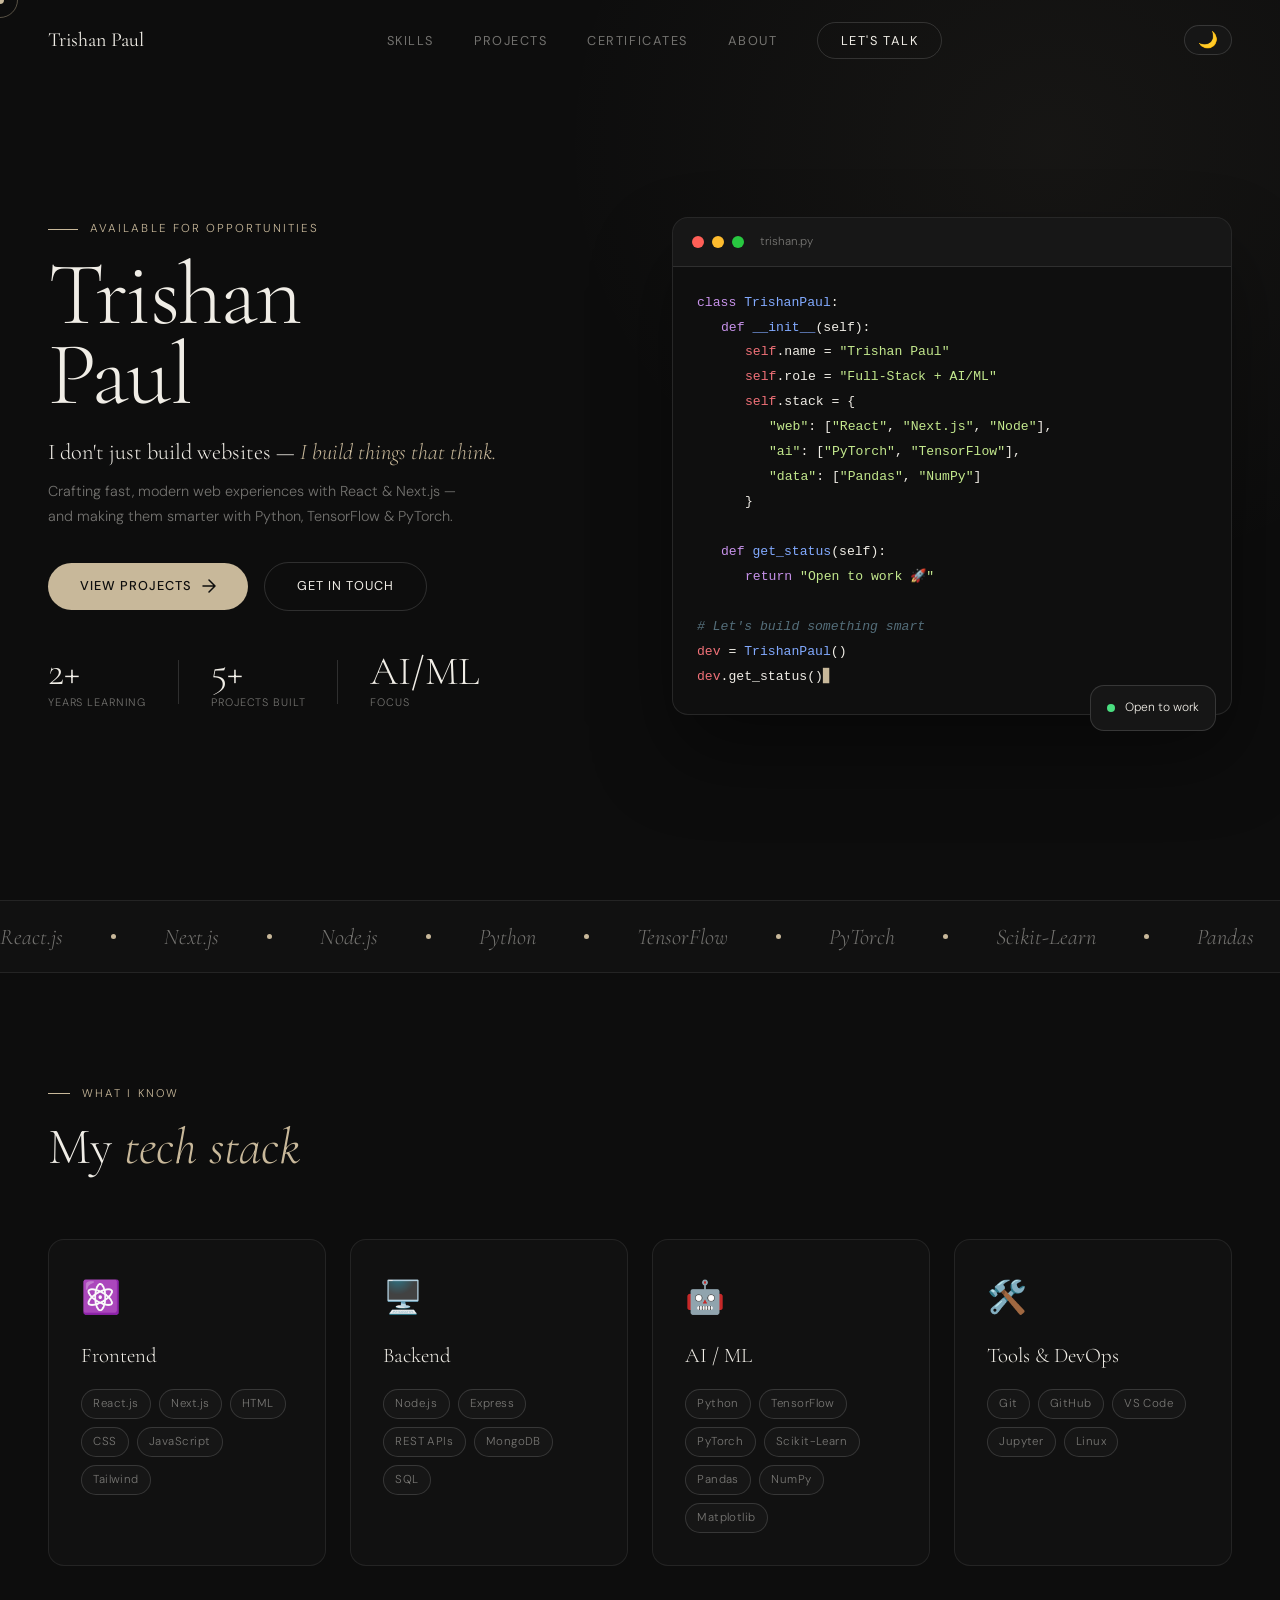
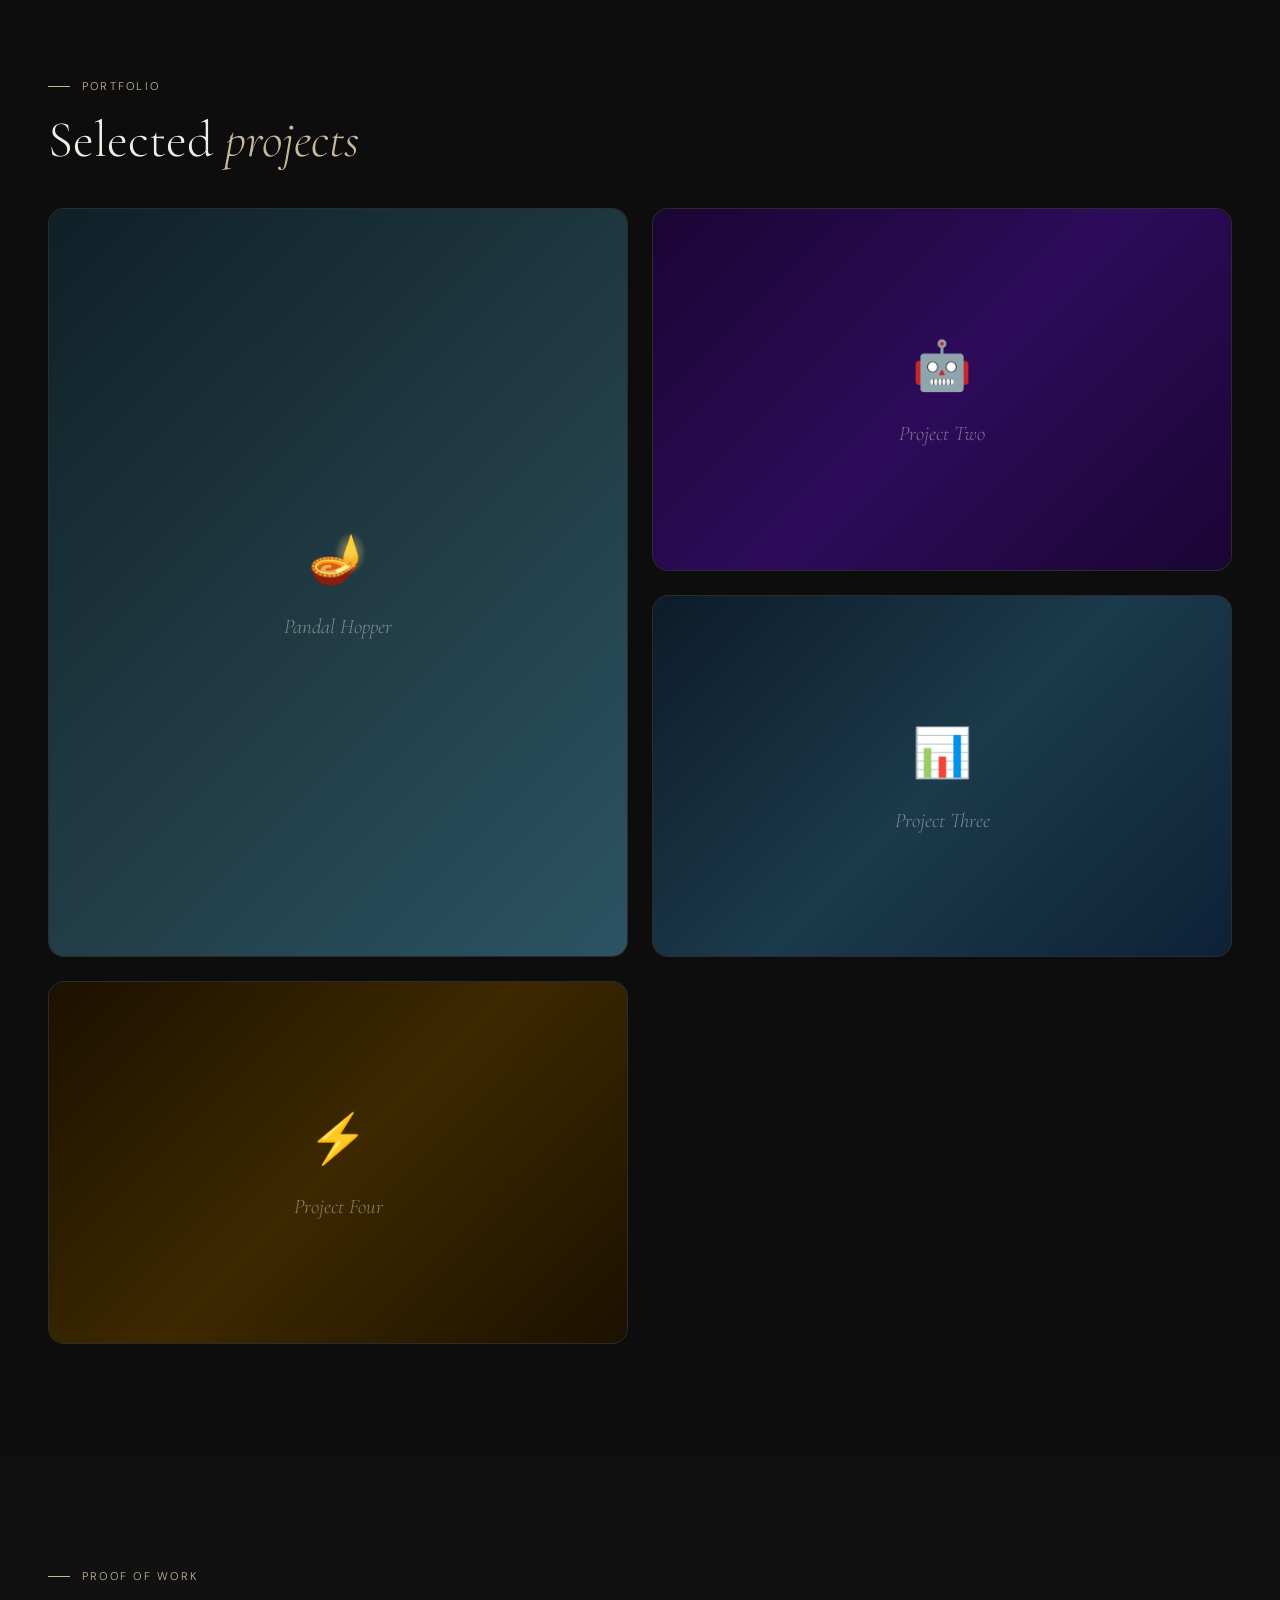
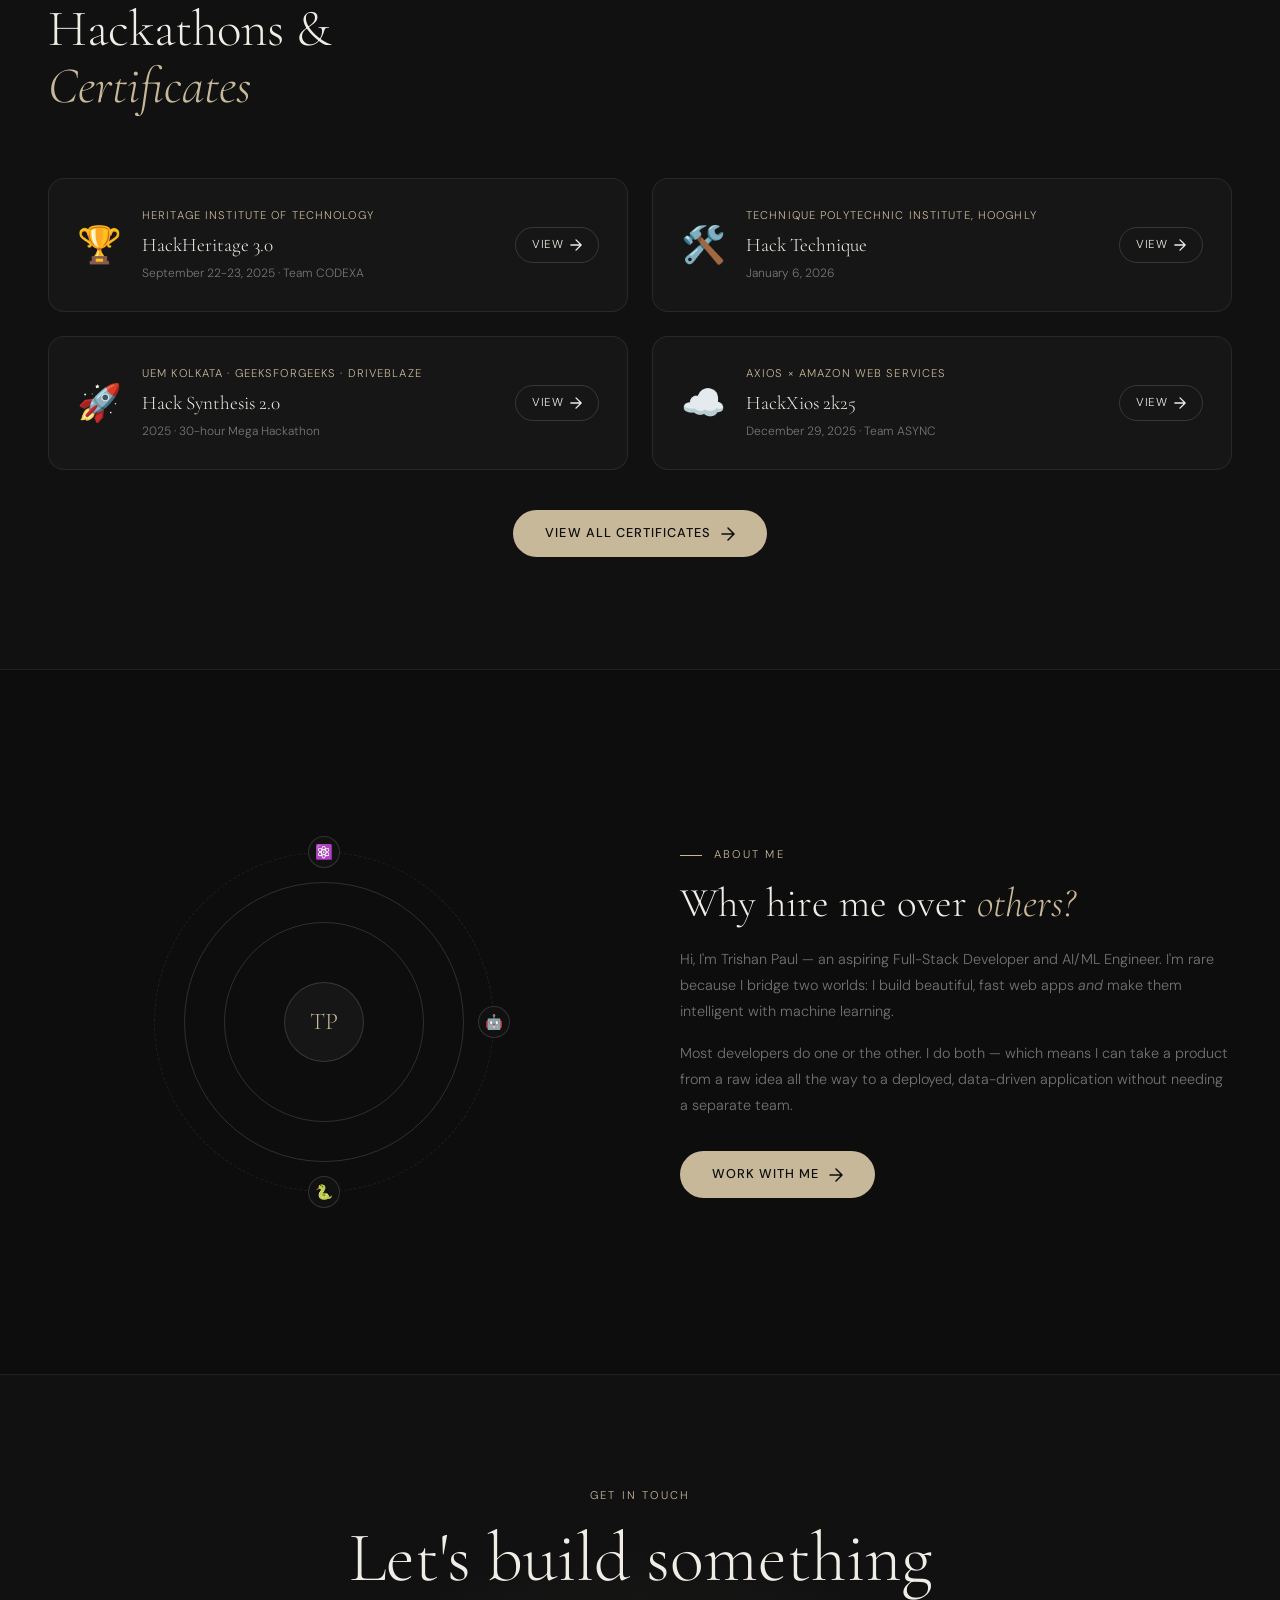
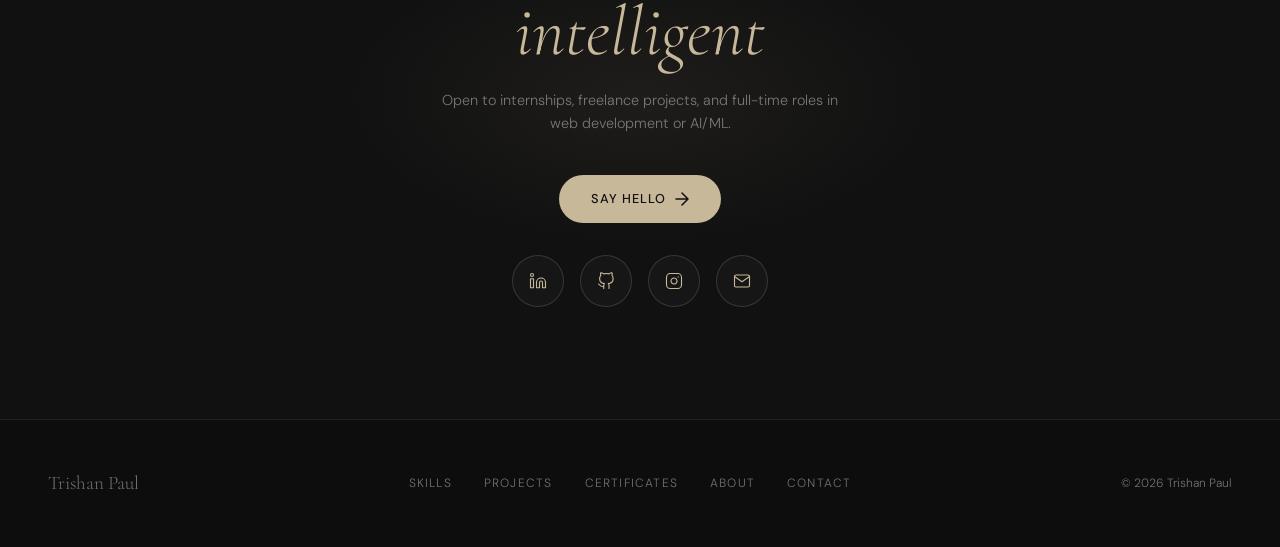
<file: index.html>
<!DOCTYPE html>
<html lang="en" data-theme="dark">
<head>
  <meta charset="UTF-8">
  <meta name="viewport" content="width=device-width, initial-scale=1.0">
  <title>Trishan Paul — Full-Stack & AI/ML Developer</title>
  <link rel="preconnect" href="https://fonts.googleapis.com">
  <link href="https://fonts.googleapis.com/css2?family=Cormorant+Garamond:ital,wght@0,300;0,400;0,600;1,300;1,400&family=DM+Sans:wght@300;400;500&display=swap" rel="stylesheet">
  <link rel="stylesheet" href="style.css">
</head>
<body>

  <div class="cursor" id="cursor"></div>
  <div class="cursor-ring" id="cursorRing"></div>

  <!-- ─── Nav ─── -->
  <nav id="nav">
    <a href="#" class="nav-logo">Trishan Paul</a>
    <ul class="nav-links" id="navLinks">
      <li><a href="#skills" onclick="closeMenu()">Skills</a></li>
      <li><a href="#work" onclick="closeMenu()">Projects</a></li>
      <li><a href="#certificates" onclick="closeMenu()">Certificates</a></li>
      <li><a href="#about" onclick="closeMenu()">About</a></li>
      <li><a href="#contact" class="nav-cta" onclick="closeMenu()">Let's talk</a></li>
    </ul>
    <div class="nav-right">
      <button class="theme-toggle" id="themeToggle" aria-label="Toggle theme">
        <span class="theme-icon dark-icon">🌙</span>
        <span class="theme-icon light-icon">☀️</span>
      </button>
      <button class="hamburger" id="hamburger" aria-label="Toggle menu">
        <span></span><span></span><span></span>
      </button>
    </div>
  </nav>
  <div class="nav-overlay" id="navOverlay" onclick="closeMenu()"></div>

  <!-- ─── Hero ─── -->
  <section class="hero" id="home">
    <div class="hero-content">
      <div class="hero-label reveal">Available for Opportunities</div>
      <h1 class="hero-title reveal reveal-delay-1">
        Trishan<br>Paul
      </h1>
      <p class="hero-tagline reveal reveal-delay-2">
        I don't just build websites — <em>I build things that think.</em>
      </p>
      <p class="hero-desc reveal reveal-delay-2">
        Crafting fast, modern web experiences with React & Next.js — and making them smarter with Python, TensorFlow & PyTorch.
      </p>
      <div class="hero-btns reveal reveal-delay-3">
        <a href="#work" class="btn-primary">
          View Projects
          <svg viewBox="0 0 14 14" fill="none"><path d="M1 7h12M7 1l6 6-6 6" stroke="currentColor" stroke-width="1.5" stroke-linecap="round" stroke-linejoin="round"/></svg>
        </a>
        <a href="#contact" class="btn-secondary">Get in touch</a>
      </div>
      <div class="hero-stats reveal reveal-delay-4">
        <div>
          <div class="stat-num">2+</div>
          <div class="stat-label">Years Learning</div>
        </div>
        <div class="stat-sep"></div>
        <div>
          <div class="stat-num">5+</div>
          <div class="stat-label">Projects Built</div>
        </div>
        <div class="stat-sep"></div>
        <div>
          <div class="stat-num">AI/ML</div>
          <div class="stat-label">Focus</div>
        </div>
      </div>
    </div>

    <!-- Animated Code Window -->
    <div class="hero-visual reveal reveal-delay-2">
      <div class="code-window">
        <div class="code-header">
          <span class="dot red"></span>
          <span class="dot yellow"></span>
          <span class="dot green"></span>
          <span class="code-filename">trishan.py</span>
        </div>
        <div class="code-body">
          <div class="code-line"><span class="kw">class</span> <span class="cls">TrishanPaul</span>:</div>
          <div class="code-line indent"><span class="kw">def</span> <span class="fn">__init__</span>(self):</div>
          <div class="code-line indent2"><span class="var">self</span>.name = <span class="str">"Trishan Paul"</span></div>
          <div class="code-line indent2"><span class="var">self</span>.role = <span class="str">"Full-Stack + AI/ML"</span></div>
          <div class="code-line indent2"><span class="var">self</span>.stack = {</div>
          <div class="code-line indent3"><span class="str">"web"</span>: [<span class="str">"React"</span>, <span class="str">"Next.js"</span>, <span class="str">"Node"</span>],</div>
          <div class="code-line indent3"><span class="str">"ai"</span>: [<span class="str">"PyTorch"</span>, <span class="str">"TensorFlow"</span>],</div>
          <div class="code-line indent3"><span class="str">"data"</span>: [<span class="str">"Pandas"</span>, <span class="str">"NumPy"</span>]</div>
          <div class="code-line indent2">}</div>
          <div class="code-line">&nbsp;</div>
          <div class="code-line indent"><span class="kw">def</span> <span class="fn">get_status</span>(self):</div>
          <div class="code-line indent2"><span class="kw">return</span> <span class="str">"Open to work 🚀"</span></div>
          <div class="code-line">&nbsp;</div>
          <div class="code-line"><span class="cm"># Let's build something smart</span></div>
          <div class="code-line"><span class="var">dev</span> = <span class="cls">TrishanPaul</span>()</div>
          <div class="code-line"><span class="var">dev</span>.get_status()<span class="cursor-blink">▋</span></div>
        </div>
      </div>
      <div class="hero-badge">
        <div class="badge-dot"></div>
        <div class="badge-text">Open to work</div>
      </div>
    </div>
  </section>

  <!-- ─── Marquee ─── -->
  <div class="marquee-wrap">
    <div class="marquee-track">
      <div class="marquee-item">React.js <span class="marquee-dot"></span></div>
      <div class="marquee-item">Next.js <span class="marquee-dot"></span></div>
      <div class="marquee-item">Node.js <span class="marquee-dot"></span></div>
      <div class="marquee-item">Python <span class="marquee-dot"></span></div>
      <div class="marquee-item">TensorFlow <span class="marquee-dot"></span></div>
      <div class="marquee-item">PyTorch <span class="marquee-dot"></span></div>
      <div class="marquee-item">Scikit-Learn <span class="marquee-dot"></span></div>
      <div class="marquee-item">Pandas <span class="marquee-dot"></span></div>
      <div class="marquee-item">NumPy <span class="marquee-dot"></span></div>
      <div class="marquee-item">React.js <span class="marquee-dot"></span></div>
      <div class="marquee-item">Next.js <span class="marquee-dot"></span></div>
      <div class="marquee-item">Node.js <span class="marquee-dot"></span></div>
      <div class="marquee-item">Python <span class="marquee-dot"></span></div>
      <div class="marquee-item">TensorFlow <span class="marquee-dot"></span></div>
      <div class="marquee-item">PyTorch <span class="marquee-dot"></span></div>
      <div class="marquee-item">Scikit-Learn <span class="marquee-dot"></span></div>
      <div class="marquee-item">Pandas <span class="marquee-dot"></span></div>
      <div class="marquee-item">NumPy <span class="marquee-dot"></span></div>
    </div>
  </div>

  <!-- ─── Skills ─── -->
  <section id="skills">
    <div class="section-tag reveal">What I know</div>
    <h2 class="section-title reveal reveal-delay-1">My <em>tech stack</em></h2>
    <div class="skills-grid">
      <div class="skill-card reveal">
        <div class="skill-icon">⚛️</div>
        <div class="skill-category">Frontend</div>
        <div class="skill-tags">
          <span>React.js</span><span>Next.js</span><span>HTML</span><span>CSS</span><span>JavaScript</span><span>Tailwind</span>
        </div>
      </div>
      <div class="skill-card reveal reveal-delay-1">
        <div class="skill-icon">🖥️</div>
        <div class="skill-category">Backend</div>
        <div class="skill-tags">
          <span>Node.js</span><span>Express</span><span>REST APIs</span><span>MongoDB</span><span>SQL</span>
        </div>
      </div>
      <div class="skill-card reveal reveal-delay-2">
        <div class="skill-icon">🤖</div>
        <div class="skill-category">AI / ML</div>
        <div class="skill-tags">
          <span>Python</span><span>TensorFlow</span><span>PyTorch</span><span>Scikit-Learn</span><span>Pandas</span><span>NumPy</span><span>Matplotlib</span>
        </div>
      </div>
      <div class="skill-card reveal reveal-delay-3">
        <div class="skill-icon">🛠️</div>
        <div class="skill-category">Tools & DevOps</div>
        <div class="skill-tags">
          <span>Git</span><span>GitHub</span><span>VS Code</span><span>Jupyter</span><span>Linux</span>
        </div>
      </div>
    </div>
  </section>

  <!-- ─── Projects ─── -->
  <section id="work" style="padding-top: 0;">
    <div class="work-header">
      <div>
        <div class="section-tag reveal">Portfolio</div>
        <h2 class="section-title reveal reveal-delay-1" style="margin-bottom: 0;">Selected <em>projects</em></h2>
      </div>
    </div>
    <div class="work-grid">
      <div class="work-card reveal">
        <div class="work-placeholder wc1">
          <div class="work-placeholder-inner"><div class="wp-icon">🪔</div><div class="wp-title">Pandal Hopper</div></div>
        </div>
        <div class="work-overlay">
          <div class="work-meta">
            <div class="work-cat">Next.js · TypeScript · MapLibre · Firebase</div>
            <div class="work-name">Pandal Hopper</div>
            <p class="work-desc">A Durga Puja pandal planner for Kolkata. It shows pandals on a map, picks the nearest next one, plans a walking route, and lets you save food spots and share your trail. Works in English and Bengali and can be installed as an app.</p>
            <div class="work-btns">
              <a href="https://github.com/trishanpaul25/pandal-hopper" class="work-btn" target="_blank">
                <svg viewBox="0 0 24 24" fill="none" stroke="currentColor" stroke-width="2"><path d="M9 19c-5 1.5-5-2.5-7-3m14 6v-3.87a3.37 3.37 0 0 0-.94-2.61c3.14-.35 6.44-1.54 6.44-7A5.44 5.44 0 0 0 20 4.77 5.07 5.07 0 0 0 19.91 1S18.73.65 16 2.48a13.38 13.38 0 0 0-7 0C6.27.65 5.09 1 5.09 1A5.07 5.07 0 0 0 5 4.77a5.44 5.44 0 0 0-1.5 3.78c0 5.42 3.3 6.61 6.44 7A3.37 3.37 0 0 0 9 18.13V22"/></svg>
                GitHub
              </a>
              <a href="https://pandal-hopper-iota.vercel.app/" class="work-btn work-btn-primary" target="_blank">
                <svg viewBox="0 0 24 24" fill="none" stroke="currentColor" stroke-width="2"><path d="M18 13v6a2 2 0 0 1-2 2H5a2 2 0 0 1-2-2V8a2 2 0 0 1 2-2h6"/><polyline points="15 3 21 3 21 9"/><line x1="10" y1="14" x2="21" y2="3"/></svg>
                Live Demo
              </a>
            </div>
          </div>
        </div>
      </div>
      <div class="work-card reveal reveal-delay-1">
        <div class="work-placeholder wc2">
          <div class="work-placeholder-inner"><div class="wp-icon">🤖</div><div class="wp-title">Project Two</div></div>
        </div>
        <div class="work-overlay">
          <div class="work-meta">
            <div class="work-cat">Python · TensorFlow</div>
            <div class="work-name">Project Two</div>
            <p class="work-desc">Add your project description here.</p>
            <div class="work-btns">
              <a href="#" class="work-btn" target="_blank">
                <svg viewBox="0 0 24 24" fill="none" stroke="currentColor" stroke-width="2"><path d="M9 19c-5 1.5-5-2.5-7-3m14 6v-3.87a3.37 3.37 0 0 0-.94-2.61c3.14-.35 6.44-1.54 6.44-7A5.44 5.44 0 0 0 20 4.77 5.07 5.07 0 0 0 19.91 1S18.73.65 16 2.48a13.38 13.38 0 0 0-7 0C6.27.65 5.09 1 5.09 1A5.07 5.07 0 0 0 5 4.77a5.44 5.44 0 0 0-1.5 3.78c0 5.42 3.3 6.61 6.44 7A3.37 3.37 0 0 0 9 18.13V22"/></svg>
                GitHub
              </a>
              <a href="#" class="work-btn work-btn-primary" target="_blank">
                <svg viewBox="0 0 24 24" fill="none" stroke="currentColor" stroke-width="2"><path d="M18 13v6a2 2 0 0 1-2 2H5a2 2 0 0 1-2-2V8a2 2 0 0 1 2-2h6"/><polyline points="15 3 21 3 21 9"/><line x1="10" y1="14" x2="21" y2="3"/></svg>
                Live Demo
              </a>
            </div>
          </div>
        </div>
      </div>
      <div class="work-card reveal reveal-delay-2">
        <div class="work-placeholder wc3">
          <div class="work-placeholder-inner"><div class="wp-icon">📊</div><div class="wp-title">Project Three</div></div>
        </div>
        <div class="work-overlay">
          <div class="work-meta">
            <div class="work-cat">Python · Pandas · ML</div>
            <div class="work-name">Project Three</div>
            <p class="work-desc">Add your project description here.</p>
            <div class="work-btns">
              <a href="#" class="work-btn" target="_blank">
                <svg viewBox="0 0 24 24" fill="none" stroke="currentColor" stroke-width="2"><path d="M9 19c-5 1.5-5-2.5-7-3m14 6v-3.87a3.37 3.37 0 0 0-.94-2.61c3.14-.35 6.44-1.54 6.44-7A5.44 5.44 0 0 0 20 4.77 5.07 5.07 0 0 0 19.91 1S18.73.65 16 2.48a13.38 13.38 0 0 0-7 0C6.27.65 5.09 1 5.09 1A5.07 5.07 0 0 0 5 4.77a5.44 5.44 0 0 0-1.5 3.78c0 5.42 3.3 6.61 6.44 7A3.37 3.37 0 0 0 9 18.13V22"/></svg>
                GitHub
              </a>
              <a href="#" class="work-btn work-btn-primary" target="_blank">
                <svg viewBox="0 0 24 24" fill="none" stroke="currentColor" stroke-width="2"><path d="M18 13v6a2 2 0 0 1-2 2H5a2 2 0 0 1-2-2V8a2 2 0 0 1 2-2h6"/><polyline points="15 3 21 3 21 9"/><line x1="10" y1="14" x2="21" y2="3"/></svg>
                Live Demo
              </a>
            </div>
          </div>
        </div>
      </div>
      <div class="work-card reveal reveal-delay-3">
        <div class="work-placeholder wc4">
          <div class="work-placeholder-inner"><div class="wp-icon">⚡</div><div class="wp-title">Project Four</div></div>
        </div>
        <div class="work-overlay">
          <div class="work-meta">
            <div class="work-cat">Next.js · Node.js</div>
            <div class="work-name">Project Four</div>
            <p class="work-desc">Add your project description here.</p>
            <div class="work-btns">
              <a href="#" class="work-btn" target="_blank">
                <svg viewBox="0 0 24 24" fill="none" stroke="currentColor" stroke-width="2"><path d="M9 19c-5 1.5-5-2.5-7-3m14 6v-3.87a3.37 3.37 0 0 0-.94-2.61c3.14-.35 6.44-1.54 6.44-7A5.44 5.44 0 0 0 20 4.77 5.07 5.07 0 0 0 19.91 1S18.73.65 16 2.48a13.38 13.38 0 0 0-7 0C6.27.65 5.09 1 5.09 1A5.07 5.07 0 0 0 5 4.77a5.44 5.44 0 0 0-1.5 3.78c0 5.42 3.3 6.61 6.44 7A3.37 3.37 0 0 0 9 18.13V22"/></svg>
                GitHub
              </a>
              <a href="#" class="work-btn work-btn-primary" target="_blank">
                <svg viewBox="0 0 24 24" fill="none" stroke="currentColor" stroke-width="2"><path d="M18 13v6a2 2 0 0 1-2 2H5a2 2 0 0 1-2-2V8a2 2 0 0 1 2-2h6"/><polyline points="15 3 21 3 21 9"/><line x1="10" y1="14" x2="21" y2="3"/></svg>
                Live Demo
              </a>
            </div>
          </div>
        </div>
      </div>
    </div>
  </section>

  <!-- ─── Certificates ─── -->
  <section id="certificates" class="process-section">
    <div class="section-tag reveal">Proof of work</div>
    <h2 class="section-title reveal reveal-delay-1">Hackathons &amp; <em>Certificates</em></h2>
    <div class="cert-grid">
      <div class="cert-card reveal">
        <div class="cert-icon">🏆</div>
        <div class="cert-body">
          <div class="cert-issuer">Heritage Institute of Technology</div>
          <div class="cert-name">HackHeritage 3.0</div>
          <div class="cert-date">September 22-23, 2025 · Team CODEXA</div>
        </div>
        <a href="certificates.html" class="cert-link">View <svg viewBox="0 0 14 14" fill="none"><path d="M1 7h12M7 1l6 6-6 6" stroke="currentColor" stroke-width="1.5" stroke-linecap="round" stroke-linejoin="round"/></svg></a>
      </div>
      <div class="cert-card reveal reveal-delay-1">
        <div class="cert-icon">🛠️</div>
        <div class="cert-body">
          <div class="cert-issuer">Technique Polytechnic Institute, Hooghly</div>
          <div class="cert-name">Hack Technique</div>
          <div class="cert-date">January 6, 2026</div>
        </div>
        <a href="certificates.html" class="cert-link">View <svg viewBox="0 0 14 14" fill="none"><path d="M1 7h12M7 1l6 6-6 6" stroke="currentColor" stroke-width="1.5" stroke-linecap="round" stroke-linejoin="round"/></svg></a>
      </div>
      <div class="cert-card reveal reveal-delay-2">
        <div class="cert-icon">🚀</div>
        <div class="cert-body">
          <div class="cert-issuer">UEM Kolkata · GeeksForGeeks · DriveBlaze</div>
          <div class="cert-name">Hack Synthesis 2.0</div>
          <div class="cert-date">2025 · 30-hour Mega Hackathon</div>
        </div>
        <a href="certificates.html" class="cert-link">View <svg viewBox="0 0 14 14" fill="none"><path d="M1 7h12M7 1l6 6-6 6" stroke="currentColor" stroke-width="1.5" stroke-linecap="round" stroke-linejoin="round"/></svg></a>
      </div>
      <div class="cert-card reveal reveal-delay-3">
        <div class="cert-icon">☁️</div>
        <div class="cert-body">
          <div class="cert-issuer">AXIOS × Amazon Web Services</div>
          <div class="cert-name">HackXios 2k25</div>
          <div class="cert-date">December 29, 2025 · Team ASYNC</div>
        </div>
        <a href="certificates.html" class="cert-link">View <svg viewBox="0 0 14 14" fill="none"><path d="M1 7h12M7 1l6 6-6 6" stroke="currentColor" stroke-width="1.5" stroke-linecap="round" stroke-linejoin="round"/></svg></a>
      </div>
    </div>
    <div style="text-align:center; margin-top: 2.5rem;" class="reveal">
      <a href="certificates.html" class="btn-primary">View all certificates <svg viewBox="0 0 14 14" fill="none"><path d="M1 7h12M7 1l6 6-6 6" stroke="currentColor" stroke-width="1.5" stroke-linecap="round" stroke-linejoin="round"/></svg></a>
    </div>
  </section>

  <!-- ─── About ─── -->
  <section id="about" class="about-band">
    <div class="about-img-side reveal">
      <div class="about-visual">
        <div class="av-ring av-ring1"></div>
        <div class="av-ring av-ring2"></div>
        <div class="av-ring av-ring3"></div>
        <div class="av-center">TP</div>
        <div class="av-orbit av-orbit1"><div class="av-planet">⚛️</div></div>
        <div class="av-orbit av-orbit2"><div class="av-planet">🤖</div></div>
        <div class="av-orbit av-orbit3"><div class="av-planet">🐍</div></div>
      </div>
    </div>
    <div>
      <div class="section-tag reveal">About me</div>
      <h2 class="about-large reveal reveal-delay-1">Why hire me over <em>others?</em></h2>
      <p class="about-body reveal reveal-delay-2">
        Hi, I'm Trishan Paul — an aspiring Full-Stack Developer and AI/ML Engineer. I'm rare because I bridge two worlds: I build beautiful, fast web apps <em>and</em> make them intelligent with machine learning.
      </p>
      <p class="about-body reveal reveal-delay-2" style="margin-bottom: 2rem;">
        Most developers do one or the other. I do both — which means I can take a product from a raw idea all the way to a deployed, data-driven application without needing a separate team.
      </p>
      <a href="#contact" class="btn-primary reveal reveal-delay-3">
        Work with me
        <svg viewBox="0 0 14 14" fill="none"><path d="M1 7h12M7 1l6 6-6 6" stroke="currentColor" stroke-width="1.5" stroke-linecap="round" stroke-linejoin="round"/></svg>
      </a>
    </div>
  </section>

  <!-- ─── CTA ─── -->
  <section id="contact" class="cta-section">
    <div class="section-tag reveal">Get in touch</div>
    <h2 class="cta-title reveal reveal-delay-1">Let's build something<br><em>intelligent</em></h2>
    <p class="cta-sub reveal reveal-delay-2">Open to internships, freelance projects, and full-time roles in web development or AI/ML.</p>
    <a href="mailto:trishanpaul25@gmail.com" class="btn-primary reveal reveal-delay-3">
      Say Hello
      <svg viewBox="0 0 14 14" fill="none"><path d="M1 7h12M7 1l6 6-6 6" stroke="currentColor" stroke-width="1.5" stroke-linecap="round" stroke-linejoin="round"/></svg>
    </a>
    <div class="social-icons reveal reveal-delay-4">
      <a href="https://www.linkedin.com/in/trishan-paul-0497b428b?utm_source=share_via&utm_content=profile&utm_medium=member_android" target="_blank" class="social-icon" aria-label="LinkedIn">
        <svg viewBox="0 0 24 24" fill="none" stroke="currentColor" stroke-width="1.5" stroke-linecap="round" stroke-linejoin="round"><path d="M16 8a6 6 0 0 1 6 6v7h-4v-7a2 2 0 0 0-2-2 2 2 0 0 0-2 2v7h-4v-7a6 6 0 0 1 6-6z"/><rect x="2" y="9" width="4" height="12"/><circle cx="4" cy="4" r="2"/></svg>
      </a>
      <a href="https://github.com/trishanpaul25" target="_blank" class="social-icon" aria-label="GitHub">
        <svg viewBox="0 0 24 24" fill="none" stroke="currentColor" stroke-width="1.5" stroke-linecap="round" stroke-linejoin="round"><path d="M9 19c-5 1.5-5-2.5-7-3m14 6v-3.87a3.37 3.37 0 0 0-.94-2.61c3.14-.35 6.44-1.54 6.44-7A5.44 5.44 0 0 0 20 4.77 5.07 5.07 0 0 0 19.91 1S18.73.65 16 2.48a13.38 13.38 0 0 0-7 0C6.27.65 5.09 1 5.09 1A5.07 5.07 0 0 0 5 4.77a5.44 5.44 0 0 0-1.5 3.78c0 5.42 3.3 6.61 6.44 7A3.37 3.37 0 0 0 9 18.13V22"/></svg>
      </a>
      <a href="https://www.instagram.com/trished_25?igsh=MWVkbWNlbHVlOWZhaA==" target="_blank" class="social-icon" aria-label="Instagram">
        <svg viewBox="0 0 24 24" fill="none" stroke="currentColor" stroke-width="1.5" stroke-linecap="round" stroke-linejoin="round"><rect x="2" y="2" width="20" height="20" rx="5" ry="5"/><path d="M16 11.37A4 4 0 1 1 12.63 8 4 4 0 0 1 16 11.37z"/><line x1="17.5" y1="6.5" x2="17.51" y2="6.5"/></svg>
      </a>
      <a href="mailto:trishanpaul25@gmail.com" class="social-icon" aria-label="Gmail">
        <svg viewBox="0 0 24 24" fill="none" stroke="currentColor" stroke-width="1.5" stroke-linecap="round" stroke-linejoin="round"><path d="M4 4h16c1.1 0 2 .9 2 2v12c0 1.1-.9 2-2 2H4c-1.1 0-2-.9-2-2V6c0-1.1.9-2 2-2z"/><polyline points="22,6 12,13 2,6"/></svg>
      </a>
    </div>
  </section>

  <!-- ─── Footer ─── -->
  <footer>
    <div class="footer-logo">Trishan Paul</div>
    <div class="footer-links">
      <a href="#skills">Skills</a>
      <a href="#work">Projects</a>
      <a href="#certificates">Certificates</a>
      <a href="#about">About</a>
      <a href="#contact">Contact</a>
    </div>
    <div class="footer-copy">© 2026 Trishan Paul</div>
  </footer>

  <script src="script.js"></script>
</body>
</html>
</file>
<file: style.css>
*, *::before, *::after { box-sizing: border-box; margin: 0; padding: 0; }

/* ─── DARK THEME (default) ─── */
:root {
  --bg: #0d0d0d;
  --bg2: #111111;
  --bg3: #161616;
  --card: #1a1a1a;
  --border: rgba(255,255,255,0.08);
  --border2: rgba(255,255,255,0.14);
  --text: #f0ede6;
  --muted: rgba(240,237,230,0.45);
  --accent: #c8b89a;
  --accent2: #e8dcc8;
  --code-bg: #0f0f0f;
  --code-border: rgba(255,255,255,0.1);
  --serif: 'Cormorant Garamond', Georgia, serif;
  --sans: 'DM Sans', sans-serif;
}

/* ─── LIGHT THEME ─── */
[data-theme="light"] {
  --bg: #f5f2ee;
  --bg2: #edeae4;
  --bg3: #e4e0d8;
  --card: #ddd9d0;
  --border: rgba(0,0,0,0.08);
  --border2: rgba(0,0,0,0.15);
  --text: #1a1a1a;
  --muted: rgba(26,26,26,0.5);
  --accent: #8b6f47;
  --accent2: #6b5035;
  --code-bg: #e8e4dc;
  --code-border: rgba(0,0,0,0.12);
}

html { scroll-behavior: smooth; }

body {
  background: var(--bg);
  color: var(--text);
  font-family: var(--sans);
  font-weight: 300;
  line-height: 1.6;
  overflow-x: hidden;
  cursor: auto;
  transition: background 0.3s, color 0.3s;
}
@media (hover: hover) and (pointer: fine) {
  body { cursor: none; }
}

/* ─── Cursor (desktop only) ─── */
.cursor, .cursor-ring { display: none; }
@media (hover: hover) and (pointer: fine) {
  .cursor {
    display: block;
    width: 8px; height: 8px;
    background: var(--accent);
    border-radius: 50%;
    position: fixed; top: 0; left: 0;
    pointer-events: none; z-index: 9999;
    transition: transform 0.15s ease, width 0.3s, height 0.3s;
    transform: translate(-50%, -50%);
  }
  .cursor-ring {
    display: block;
    width: 36px; height: 36px;
    border: 1px solid rgba(200,184,154,0.4);
    border-radius: 50%;
    position: fixed; top: 0; left: 0;
    pointer-events: none; z-index: 9998;
    transition: left 0.12s ease, top 0.12s ease, width 0.3s, height 0.3s;
    transform: translate(-50%, -50%);
  }
  body:has(a:hover) .cursor { width: 12px; height: 12px; background: var(--accent2); }
  body:has(a:hover) .cursor-ring { width: 50px; height: 50px; }
}

/* ─── Theme Toggle ─── */
.theme-toggle {
  background: var(--bg3);
  border: 1px solid var(--border2);
  border-radius: 100px;
  padding: 0.4rem 0.8rem;
  cursor: pointer;
  font-size: 1rem;
  transition: background 0.2s, border-color 0.2s;
  display: flex;
  align-items: center;
  gap: 0.25rem;
  flex-shrink: 0;
}
.theme-toggle:hover { border-color: var(--accent); }
.theme-icon { line-height: 1; }
[data-theme="dark"] .light-icon { display: none; }
[data-theme="light"] .dark-icon { display: none; }

/* ─── Nav ─── */
nav {
  position: fixed; top: 0; left: 0; right: 0;
  z-index: 100;
  display: flex; align-items: center; justify-content: space-between;
  padding: 1.5rem 3rem;
  border-bottom: 1px solid transparent;
  transition: border-color 0.3s, background 0.3s;
  gap: 1rem;
}
nav.scrolled {
  background: rgba(13,13,13,0.92);
  border-color: var(--border);
  backdrop-filter: blur(16px);
}
[data-theme="light"] nav.scrolled { background: rgba(245,242,238,0.92); }
.nav-logo { font-family: var(--serif); font-size: 1.25rem; font-weight: 400; color: var(--text); text-decoration: none; }
.nav-links { display: flex; align-items: center; gap: 2.5rem; list-style: none; }
.nav-links a { color: var(--muted); text-decoration: none; font-size: 0.8rem; font-weight: 400; letter-spacing: 0.12em; text-transform: uppercase; transition: color 0.2s; }
.nav-links a:hover { color: var(--text); }
.nav-cta { padding: 0.55rem 1.4rem; border: 1px solid var(--border2); border-radius: 100px; color: var(--text) !important; font-size: 0.78rem; letter-spacing: 0.08em; text-transform: uppercase; transition: background 0.2s, border-color 0.2s !important; }
.nav-cta:hover { background: rgba(200,184,154,0.1) !important; border-color: var(--accent) !important; }

/* ─── Hero ─── */
.hero {
  min-height: 100vh;
  display: grid; grid-template-columns: 1fr 1fr;
  align-items: center;
  padding: 6rem 3rem 4rem;
  gap: 4rem;
  position: relative; overflow: hidden;
}
.hero::before {
  content: '';
  position: absolute; top: -20%; right: -10%;
  width: 70vw; height: 90vh;
  background: radial-gradient(ellipse at 60% 40%, rgba(200,184,154,0.05) 0%, transparent 65%);
  pointer-events: none;
  z-index: -1;
}
.hero-label { font-size: 0.72rem; letter-spacing: 0.18em; text-transform: uppercase; color: var(--accent); margin-bottom: 1rem; display: flex; align-items: center; gap: 0.75rem; }
.hero-label::before { content: ''; width: 30px; height: 1px; background: var(--accent); }
.hero-title { font-family: var(--serif); font-size: clamp(4rem, 7vw, 8rem); font-weight: 300; line-height: 0.9; letter-spacing: -0.02em; margin-bottom: 1.25rem; }
.hero-tagline { font-family: var(--serif); font-size: clamp(1.1rem, 1.8vw, 1.4rem); font-weight: 300; color: var(--text); margin-bottom: 0.75rem; line-height: 1.4; }
.hero-tagline em { font-style: italic; color: var(--accent); }
.hero-desc { font-size: 0.9rem; color: var(--muted); max-width: 420px; line-height: 1.75; margin-bottom: 2rem; }
.hero-btns { display: flex; gap: 1rem; align-items: center; margin-bottom: 2.5rem; flex-wrap: wrap; }
.btn-primary { display: inline-flex; align-items: center; gap: 0.6rem; padding: 0.85rem 2rem; background: var(--accent); color: #0d0d0d; border-radius: 100px; text-decoration: none; font-size: 0.8rem; font-weight: 500; letter-spacing: 0.08em; text-transform: uppercase; transition: background 0.2s, transform 0.2s; cursor: pointer; -webkit-tap-highlight-color: rgba(200,184,154,0.2); touch-action: manipulation; }
.btn-primary:hover { background: var(--accent2); transform: translateY(-2px); }
.btn-primary svg { width: 14px; height: 14px; }
.btn-secondary { display: inline-flex; align-items: center; gap: 0.6rem; padding: 0.85rem 2rem; background: transparent; color: var(--text); border: 1px solid var(--border2); border-radius: 100px; text-decoration: none; font-size: 0.8rem; font-weight: 400; letter-spacing: 0.08em; text-transform: uppercase; transition: border-color 0.2s, background 0.2s; cursor: pointer; -webkit-tap-highlight-color: rgba(200,184,154,0.2); touch-action: manipulation; }
.btn-secondary:hover { border-color: var(--accent); background: rgba(200,184,154,0.08); }
.hero-stats { display: flex; gap: 2rem; align-items: flex-end; flex-wrap: wrap; }
.stat-num { font-family: var(--serif); font-size: 2.5rem; font-weight: 300; line-height: 1; }
.stat-label { font-size: 0.68rem; letter-spacing: 0.08em; color: var(--muted); text-transform: uppercase; margin-top: 0.2rem; }
.stat-sep { width: 1px; height: 44px; background: var(--border2); align-self: center; }

/* ─── Code Window ─── */
.hero-visual { position: relative; }
.code-window {
  background: var(--code-bg);
  border: 1px solid var(--code-border);
  border-radius: 16px;
  overflow: hidden;
  box-shadow: 0 40px 80px rgba(0,0,0,0.4);
  font-family: 'Courier New', monospace;
  font-size: 0.82rem;
}
[data-theme="light"] .code-window { box-shadow: 0 20px 60px rgba(0,0,0,0.12); }
.code-header {
  display: flex; align-items: center; gap: 0.5rem;
  padding: 0.9rem 1.2rem;
  border-bottom: 1px solid var(--code-border);
  background: rgba(255,255,255,0.03);
}
[data-theme="light"] .code-header { background: rgba(0,0,0,0.04); }
.dot { width: 12px; height: 12px; border-radius: 50%; }
.dot.red { background: #ff5f57; }
.dot.yellow { background: #febc2e; }
.dot.green { background: #28c840; }
.code-filename { margin-left: 0.5rem; font-size: 0.72rem; color: var(--muted); font-family: var(--sans); }
.code-body { padding: 1.5rem; line-height: 1.9; }
.code-line { white-space: pre; }
.indent { padding-left: 1.5rem; }
.indent2 { padding-left: 3rem; }
.indent3 { padding-left: 4.5rem; }
.kw { color: #c792ea; }
.cls { color: #82aaff; }
.fn { color: #82aaff; }
.str { color: #c3e88d; }
.var { color: #f07178; }
.cm { color: #546e7a; font-style: italic; }
[data-theme="light"] .kw { color: #7c3aed; }
[data-theme="light"] .cls { color: #1d4ed8; }
[data-theme="light"] .fn { color: #1d4ed8; }
[data-theme="light"] .str { color: #15803d; }
[data-theme="light"] .var { color: #dc2626; }
[data-theme="light"] .cm { color: #6b7280; }
.cursor-blink { animation: blink 1s step-end infinite; color: var(--accent); }
@keyframes blink { 0%,100% { opacity: 1; } 50% { opacity: 0; } }

.hero-badge {
  position: absolute; bottom: -1rem; right: 1rem;
  background: var(--bg3); border: 1px solid var(--border2);
  border-radius: 14px; padding: 0.75rem 1rem;
  display: flex; align-items: center; gap: 0.6rem;
}
.badge-dot { width: 8px; height: 8px; border-radius: 50%; background: #4ade80; flex-shrink: 0; animation: pulse 2s infinite; }
@keyframes pulse { 0%,100% { opacity: 1; } 50% { opacity: 0.5; } }
.badge-text { font-size: 0.75rem; color: var(--text); }

/* ─── Marquee ─── */
.marquee-wrap { overflow: hidden; border-top: 1px solid var(--border); border-bottom: 1px solid var(--border); padding: 1.1rem 0; background: var(--bg2); }
.marquee-track { display: flex; gap: 3rem; animation: marquee 28s linear infinite; width: max-content; }
.marquee-item { font-family: var(--serif); font-size: 1.4rem; font-style: italic; color: var(--muted); white-space: nowrap; display: flex; align-items: center; gap: 3rem; }
.marquee-dot { width: 5px; height: 5px; border-radius: 50%; background: var(--accent); flex-shrink: 0; }
@keyframes marquee { from { transform: translateX(0); } to { transform: translateX(-50%); } }

/* ─── Section commons ─── */
section { padding: 7rem 3rem; }
.section-tag { font-size: 0.7rem; letter-spacing: 0.2em; text-transform: uppercase; color: var(--accent); margin-bottom: 1rem; display: flex; align-items: center; gap: 0.75rem; }
.section-tag::before { content: ''; width: 22px; height: 1px; background: var(--accent); }
.section-title { font-family: var(--serif); font-size: clamp(2.5rem, 4vw, 4rem); font-weight: 300; line-height: 1.1; margin-bottom: 4rem; max-width: 480px; }
.section-title em { font-style: italic; color: var(--accent); }

/* ─── Skills ─── */
.skills-grid { display: grid; grid-template-columns: repeat(4, 1fr); gap: 1.5rem; }
.skill-card { background: var(--bg2); border: 1px solid var(--border); border-radius: 16px; padding: 2rem; transition: border-color 0.3s, transform 0.3s; }
.skill-card:hover { border-color: var(--accent); transform: translateY(-4px); }
.skill-icon { font-size: 2rem; margin-bottom: 1rem; }
.skill-category { font-family: var(--serif); font-size: 1.3rem; font-weight: 300; margin-bottom: 1rem; color: var(--text); }
.skill-tags { display: flex; flex-wrap: wrap; gap: 0.5rem; }
.skill-tags span { font-size: 0.72rem; padding: 0.3rem 0.7rem; background: var(--bg3); border: 1px solid var(--border2); border-radius: 100px; color: var(--muted); letter-spacing: 0.04em; }

/* ─── Work / Projects ─── */
.work-header { display: flex; align-items: flex-end; justify-content: space-between; margin-bottom: 2.5rem; }
.work-grid { display: grid; grid-template-columns: repeat(2, 1fr); gap: 1.5rem; }
.work-card { border-radius: 16px; overflow: hidden; position: relative; aspect-ratio: 16/10; background: var(--card); border: 1px solid var(--border); cursor: pointer; }
.work-card:nth-child(1) { grid-row: span 2; aspect-ratio: unset; }
.work-placeholder { width: 100%; height: 100%; display: flex; align-items: center; justify-content: center; transition: transform 0.7s ease; }
.work-placeholder-inner { text-align: center; }
.wp-icon { font-size: 3rem; margin-bottom: 0.75rem; }
.wp-title { font-family: var(--serif); font-size: 1.3rem; font-style: italic; color: var(--muted); }
.work-card:hover .work-placeholder { transform: scale(1.04); }
.work-overlay { position: absolute; inset: 0; background: linear-gradient(to top, rgba(10,10,10,0.97) 0%, rgba(10,10,10,0.5) 60%, transparent 100%); display: flex; align-items: flex-end; padding: 1.75rem; opacity: 0; transition: opacity 0.35s; }
.work-card:hover .work-overlay { opacity: 1; }
.work-cat { font-size: 0.68rem; letter-spacing: 0.14em; text-transform: uppercase; color: var(--accent); margin-bottom: 0.3rem; }
.work-name { font-family: var(--serif); font-size: 1.6rem; font-weight: 300; margin-bottom: 0.5rem; }
.work-desc { font-size: 0.8rem; color: var(--muted); margin-bottom: 1rem; line-height: 1.6; }
.work-btns { display: flex; gap: 0.75rem; }
.work-btn { display: inline-flex; align-items: center; gap: 0.4rem; padding: 0.5rem 1rem; border: 1px solid var(--border2); border-radius: 100px; font-size: 0.72rem; font-weight: 400; letter-spacing: 0.06em; text-transform: uppercase; color: var(--text); text-decoration: none; transition: border-color 0.2s, background 0.2s; }
.work-btn svg { width: 13px; height: 13px; }
.work-btn:hover { border-color: var(--accent); background: rgba(200,184,154,0.1); }
.work-btn-primary { background: var(--accent); border-color: var(--accent); color: #0d0d0d; }
.work-btn-primary:hover { background: var(--accent2); border-color: var(--accent2); color: #0d0d0d; }
.wc1 { background: linear-gradient(135deg, #0f2027, #203a43, #2c5364); }
.wc2 { background: linear-gradient(135deg, #1a0533, #2d0b5a, #1a0533); }
.wc3 { background: linear-gradient(135deg, #0d1b2a, #1b3a4b, #0d2137); }
.wc4 { background: linear-gradient(135deg, #1c1100, #3d2800, #1c1100); }

/* ─── Certificates ─── */
.process-section { background: var(--bg2); }
.cert-grid { display: grid; grid-template-columns: repeat(2, 1fr); gap: 1.5rem; }
.cert-card {
  background: var(--bg3); border: 1px solid var(--border);
  border-radius: 16px; padding: 1.75rem;
  display: flex; align-items: center; gap: 1.25rem;
  transition: border-color 0.3s, transform 0.3s;
}
.cert-card:hover { border-color: var(--accent); transform: translateY(-3px); }
.cert-icon { font-size: 2.25rem; flex-shrink: 0; }
.cert-body { flex: 1; }
.cert-issuer { font-size: 0.7rem; letter-spacing: 0.1em; text-transform: uppercase; color: var(--accent); margin-bottom: 0.3rem; }
.cert-name { font-family: var(--serif); font-size: 1.2rem; font-weight: 300; color: var(--text); margin-bottom: 0.2rem; }
.cert-date { font-size: 0.75rem; color: var(--muted); }
.cert-link {
  display: inline-flex; align-items: center; gap: 0.4rem;
  padding: 0.5rem 1rem; border: 1px solid var(--border2);
  border-radius: 100px; font-size: 0.72rem; letter-spacing: 0.06em;
  text-transform: uppercase; color: var(--text); text-decoration: none;
  transition: border-color 0.2s, background 0.2s; flex-shrink: 0;
  cursor: pointer; -webkit-tap-highlight-color: rgba(200,184,154,0.2); touch-action: manipulation;
}
.cert-link svg { width: 12px; height: 12px; }
.cert-link:hover { border-color: var(--accent); background: rgba(200,184,154,0.08); }
.cert-note { margin-top: 2rem; font-size: 0.8rem; color: var(--muted); text-align: center; font-style: italic; }

/* ─── About ─── */
.about-band { display: grid; grid-template-columns: 1fr 1fr; gap: 5rem; align-items: center; border-top: 1px solid var(--border); border-bottom: 1px solid var(--border); }
.about-img-side { display: flex; align-items: center; justify-content: center; min-height: 480px; }

/* Orbit Animation */
.about-visual { position: relative; width: 340px; height: 340px; display: flex; align-items: center; justify-content: center; }
.av-ring { position: absolute; border-radius: 50%; border: 1px solid var(--border2); }
.av-ring1 { width: 200px; height: 200px; animation: spin 12s linear infinite; }
.av-ring2 { width: 280px; height: 280px; animation: spin 20s linear infinite reverse; }
.av-ring3 { width: 340px; height: 340px; border-style: dashed; border-color: var(--border); animation: spin 30s linear infinite; }
.av-center { width: 80px; height: 80px; background: var(--bg3); border: 1px solid var(--border2); border-radius: 50%; display: flex; align-items: center; justify-content: center; font-family: var(--serif); font-size: 1.5rem; color: var(--accent); z-index: 1; }
.av-orbit { position: absolute; width: 100%; height: 100%; }
.av-planet { width: 32px; height: 32px; background: var(--bg2); border: 1px solid var(--border2); border-radius: 50%; display: flex; align-items: center; justify-content: center; font-size: 0.9rem; position: absolute; }
.av-orbit1 { animation: spin 12s linear infinite; }
.av-orbit1 .av-planet { top: 0; left: 50%; transform: translate(-50%, -50%); animation: spin-reverse 12s linear infinite; }
.av-orbit2 { animation: spin 20s linear infinite reverse; }
.av-orbit2 .av-planet { top: 50%; right: 0; transform: translate(50%, -50%); animation: spin 20s linear infinite; }
.av-orbit3 { animation: spin 30s linear infinite; }
.av-orbit3 .av-planet { bottom: 0; left: 50%; transform: translate(-50%, 50%); animation: spin-reverse 30s linear infinite; }
@keyframes spin { from { transform: rotate(0deg); } to { transform: rotate(360deg); } }
@keyframes spin-reverse { from { transform: rotate(0deg); } to { transform: rotate(-360deg); } }

.about-large { font-family: var(--serif); font-size: clamp(2rem, 3.2vw, 3.2rem); font-weight: 300; line-height: 1.15; margin-bottom: 1.25rem; }
.about-large em { font-style: italic; color: var(--accent); }
.about-body { font-size: 0.9rem; color: var(--muted); line-height: 1.8; margin-bottom: 1rem; }

/* ─── CTA ─── */
.cta-section { text-align: center; background: var(--bg2); position: relative; overflow: hidden; }
.cta-section::before { content: ''; position: absolute; top: 50%; left: 50%; transform: translate(-50%,-50%); width: 600px; height: 300px; background: radial-gradient(ellipse, rgba(200,184,154,0.07) 0%, transparent 70%); pointer-events: none; }
.cta-section .section-tag { justify-content: center; }
.cta-section .section-tag::before { display: none; }
.cta-title { font-family: var(--serif); font-size: clamp(3rem, 5.5vw, 5.5rem); font-weight: 300; line-height: 1.05; margin-bottom: 1.25rem; }
.cta-title em { font-style: italic; color: var(--accent); }
.cta-sub { font-size: 0.9rem; color: var(--muted); max-width: 420px; margin: 0 auto 2.5rem; }

/* ─── Social Icons ─── */
.social-icons { display: flex; gap: 1rem; margin-top: 2rem; justify-content: center; }
.social-icon { width: 52px; height: 52px; border-radius: 50%; border: 1px solid var(--border2); background: var(--bg3); display: flex; align-items: center; justify-content: center; color: var(--accent); text-decoration: none; transition: border-color 0.3s, background 0.3s, transform 0.3s; cursor: pointer; -webkit-tap-highlight-color: rgba(200,184,154,0.2); touch-action: manipulation; }
.social-icon svg { width: 18px; height: 18px; }
.social-icon:hover { border-color: var(--accent); background: rgba(200,184,154,0.1); transform: translateY(-3px); }

/* ─── Footer ─── */
footer { padding: 3rem; border-top: 1px solid var(--border); display: flex; align-items: center; justify-content: space-between; }
.footer-logo { font-family: var(--serif); font-size: 1.2rem; color: var(--muted); }
.footer-links { display: flex; gap: 2rem; }
.footer-links a { font-size: 0.75rem; letter-spacing: 0.1em; text-transform: uppercase; color: var(--muted); text-decoration: none; transition: color 0.2s; }
.footer-links a:hover { color: var(--accent); }
.footer-copy { font-size: 0.75rem; color: var(--muted); }

/* ─── Animations ─── */
.reveal { opacity: 0; transform: translateY(28px); transition: opacity 0.7s ease, transform 0.7s ease; }
.reveal.in { opacity: 1; transform: none; }
.reveal-delay-1 { transition-delay: 0.1s; }
.reveal-delay-2 { transition-delay: 0.2s; }
.reveal-delay-3 { transition-delay: 0.3s; }
.reveal-delay-4 { transition-delay: 0.4s; }

/* ─── Hamburger & Mobile Nav ─── */
.nav-right {
  display: flex; align-items: center; gap: 0.75rem;
}
.hamburger {
  display: none;
  flex-direction: column; justify-content: center; align-items: center;
  gap: 5px;
  width: 40px; height: 40px;
  background: var(--bg3); border: 1px solid var(--border2);
  border-radius: 10px; cursor: pointer; padding: 0;
  transition: border-color 0.2s;
}
.hamburger:hover { border-color: var(--accent); }
.hamburger span {
  display: block; width: 18px; height: 1.5px;
  background: var(--text); border-radius: 2px;
  transition: transform 0.3s ease, opacity 0.3s ease;
  transform-origin: center;
}
.hamburger.open span:nth-child(1) { transform: translateY(6.5px) rotate(45deg); }
.hamburger.open span:nth-child(2) { opacity: 0; transform: scaleX(0); }
.hamburger.open span:nth-child(3) { transform: translateY(-6.5px) rotate(-45deg); }

.nav-overlay {
  display: none;
  position: fixed; inset: 0; z-index: 98;
  background: rgba(0,0,0,0.5);
  backdrop-filter: blur(4px);
  opacity: 0; transition: opacity 0.3s;
  pointer-events: none;
}
.nav-overlay.open { opacity: 1; pointer-events: all; }

/* ─── Mobile ─── */
@media (max-width: 900px) {
  nav { padding: 1rem 1.5rem; gap: 0.75rem; }
  .hamburger { display: flex; }
  .nav-overlay { display: block; }

  .nav-links {
    position: fixed;
    top: 0; right: -280px;
    width: 260px; height: 100vh;
    background: var(--bg2);
    border-left: 1px solid var(--border2);
    flex-direction: column;
    align-items: flex-start;
    justify-content: center;
    gap: 0;
    padding: 5rem 2rem 2rem;
    z-index: 99;
    transition: right 0.35s cubic-bezier(0.4, 0, 0.2, 1);
    list-style: none;
  }
  .nav-links.open { right: 0; }

  .nav-links li { width: 100%; border-bottom: 1px solid var(--border); }
  .nav-links li:last-child { border-bottom: none; margin-top: 1.5rem; }

  .nav-links a {
    display: block; padding: 1rem 0;
    font-size: 0.9rem; letter-spacing: 0.1em;
    color: var(--muted);
  }
  .nav-links a:hover { color: var(--accent); }

  .nav-cta {
    display: inline-flex !important;
    padding: 0.7rem 1.5rem !important;
    border-radius: 100px;
    background: var(--accent) !important;
    color: #0d0d0d !important;
    border: none !important;
    font-weight: 500;
    letter-spacing: 0.08em;
  }
  .hero { grid-template-columns: 1fr; padding: 6rem 1.5rem 3rem; gap: 3rem; }
  .hero-title { font-size: clamp(3.5rem, 14vw, 6rem); }
  .hero-stats { flex-wrap: wrap; gap: 1rem; }
  .stat-sep { display: none; }
  .code-window { font-size: 0.72rem; }
  .hero-badge { right: 0.5rem; bottom: -0.5rem; }
  section { padding: 4rem 1.5rem; }
  .skills-grid { grid-template-columns: 1fr 1fr; }
  .work-grid { grid-template-columns: 1fr; }
  .work-card:nth-child(1) { aspect-ratio: 16/10; }
  .cert-grid { grid-template-columns: 1fr; }
  .about-band { grid-template-columns: 1fr; gap: 2rem; }
  .about-visual { width: 240px; height: 240px; }
  .av-ring1 { width: 140px; height: 140px; }
  .av-ring2 { width: 195px; height: 195px; }
  .av-ring3 { width: 240px; height: 240px; }
  .work-header { flex-direction: column; align-items: flex-start; gap: 1rem; }
  footer { flex-direction: column; gap: 1.5rem; text-align: center; }
  .footer-links { flex-wrap: wrap; justify-content: center; }
  .nav-links li:not(:last-child) { display: flex; }

  /* Make work card overlay always visible on mobile (no hover) */
  .work-overlay {
    opacity: 1;
    background: linear-gradient(to top, rgba(10,10,10,0.95) 0%, rgba(10,10,10,0.3) 55%, transparent 100%);
  }

  /* Make all buttons/links tappable */
  .btn-primary, .btn-secondary, .work-btn, .cert-link,
  .social-icon, .skill-card, .cert-card, .testi-card,
  .nav-cta, .theme-toggle, .hamburger, .footer-links a {
    cursor: pointer;
    -webkit-tap-highlight-color: rgba(200,184,154,0.15);
  }

  /* Larger tap targets */
  .btn-primary, .btn-secondary { padding: 1rem 2rem; }
  .work-btn { padding: 0.6rem 1.1rem; }
  .social-icon { width: 56px; height: 56px; }
}
</file>
